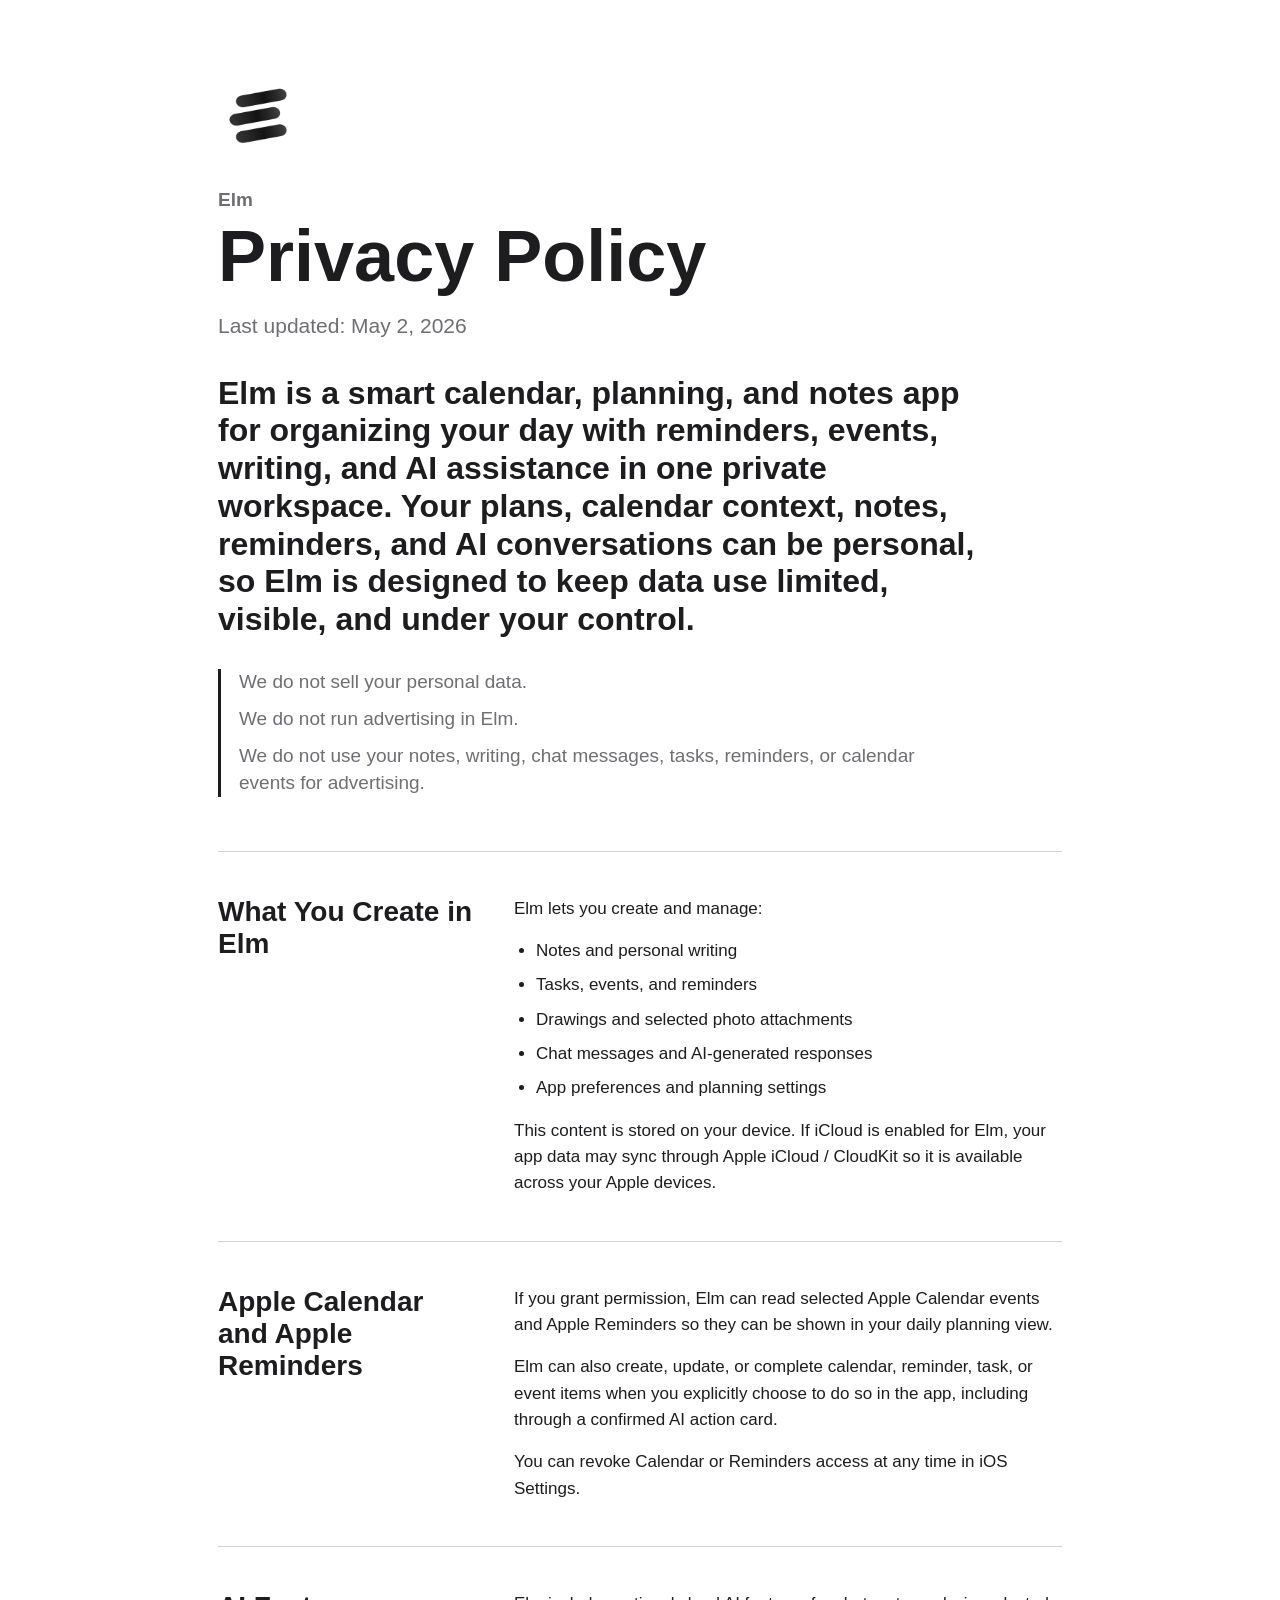
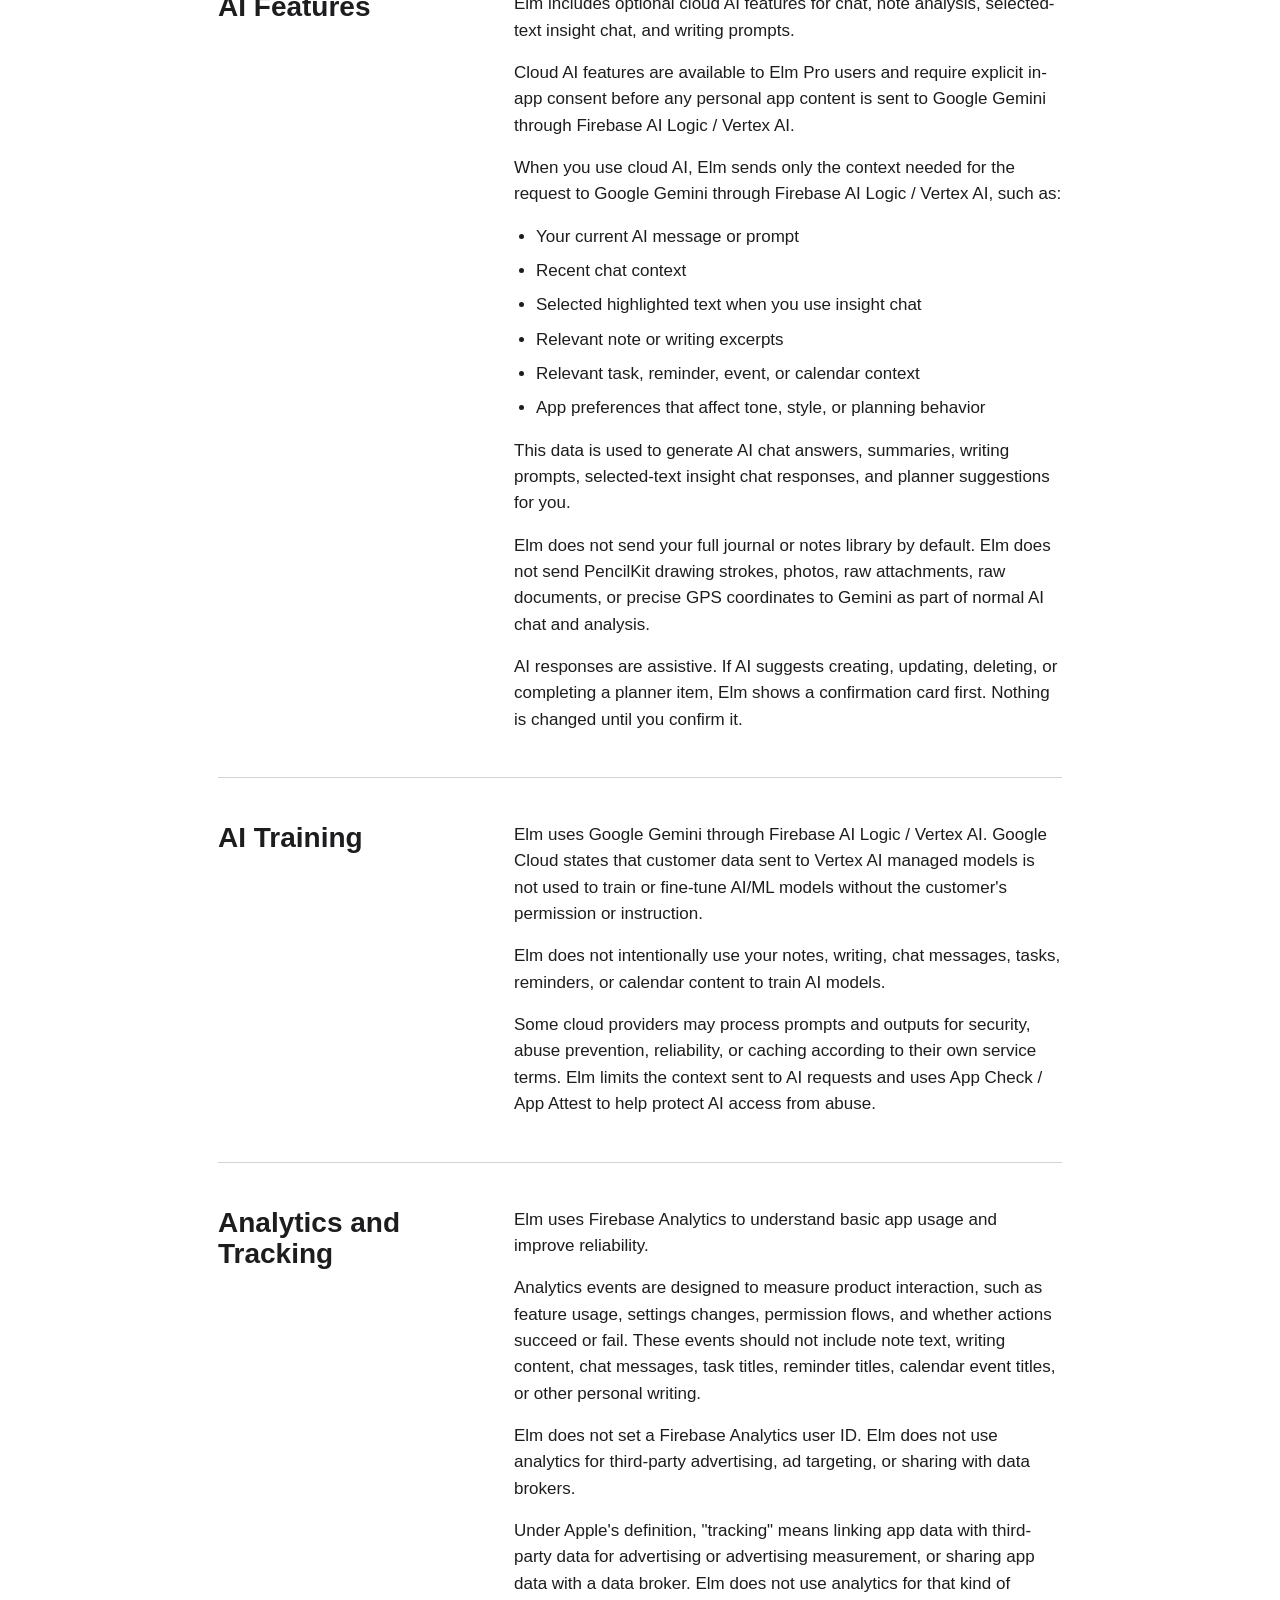
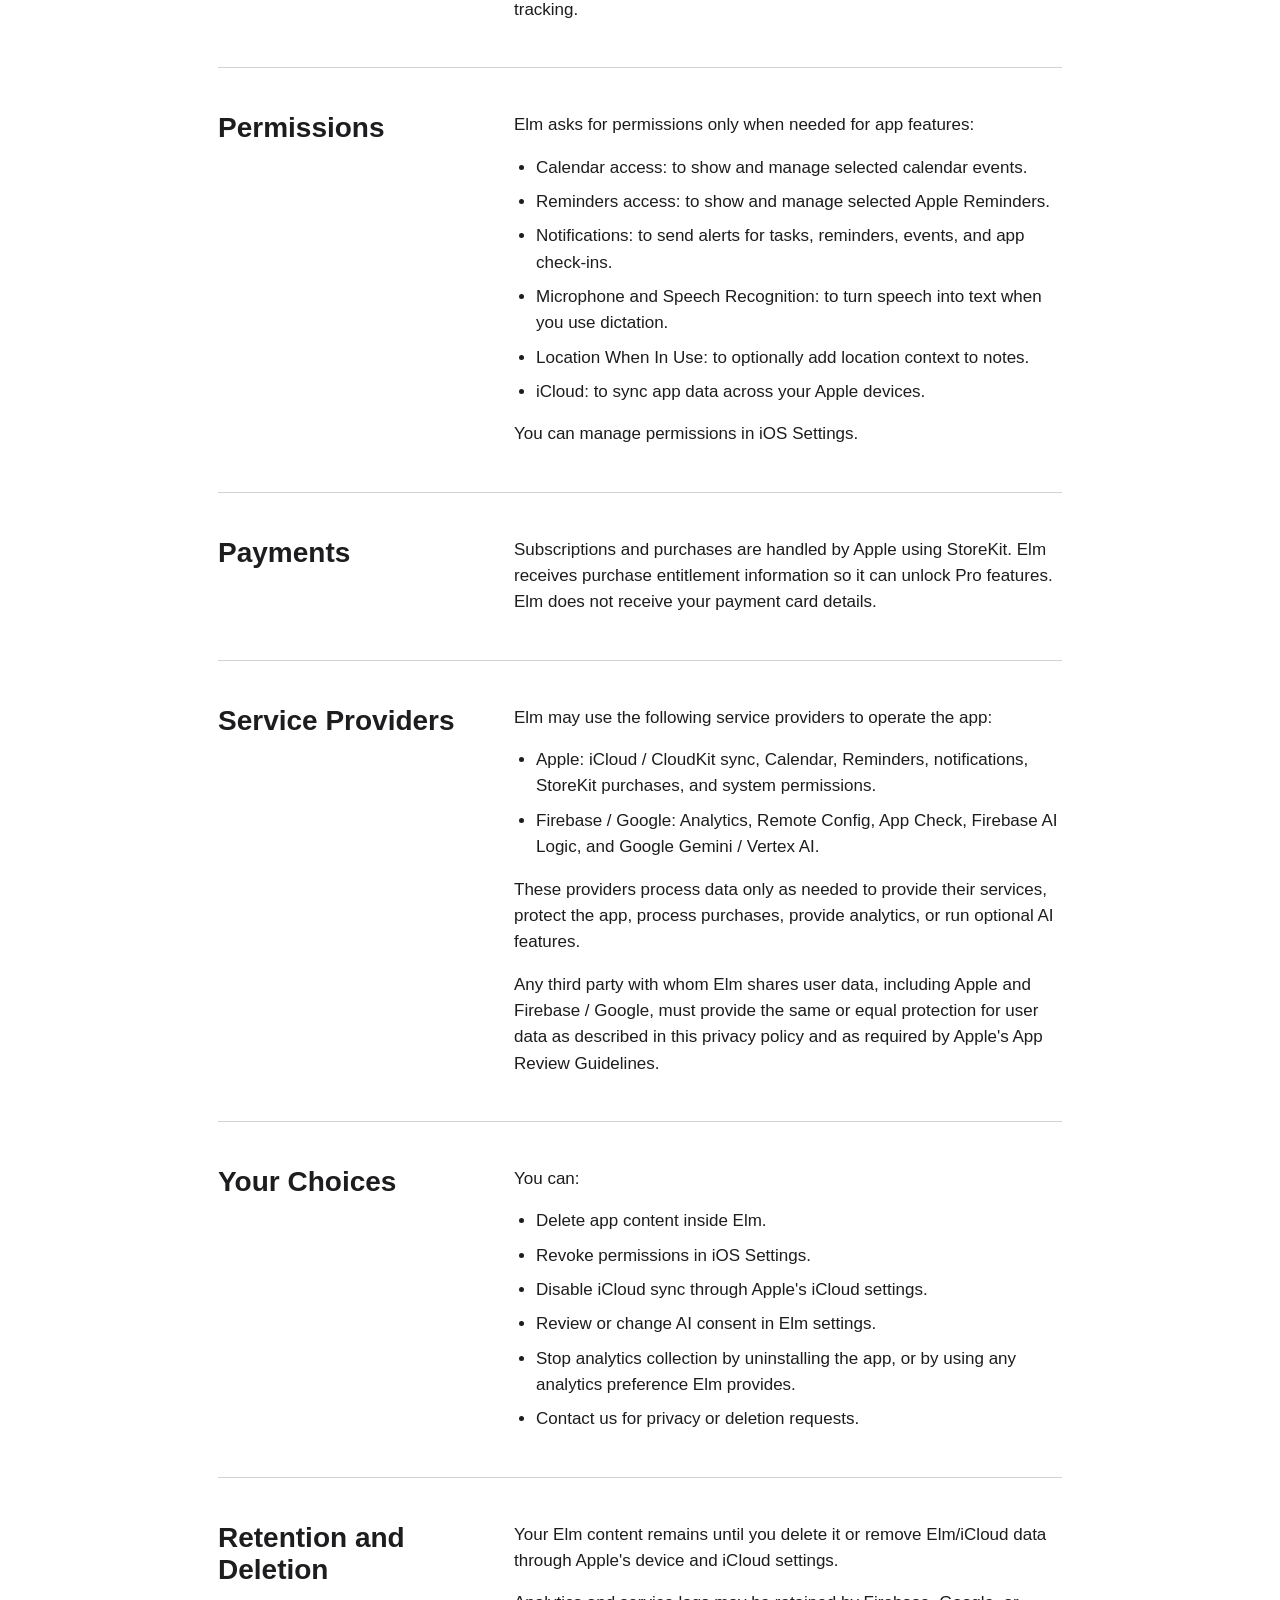
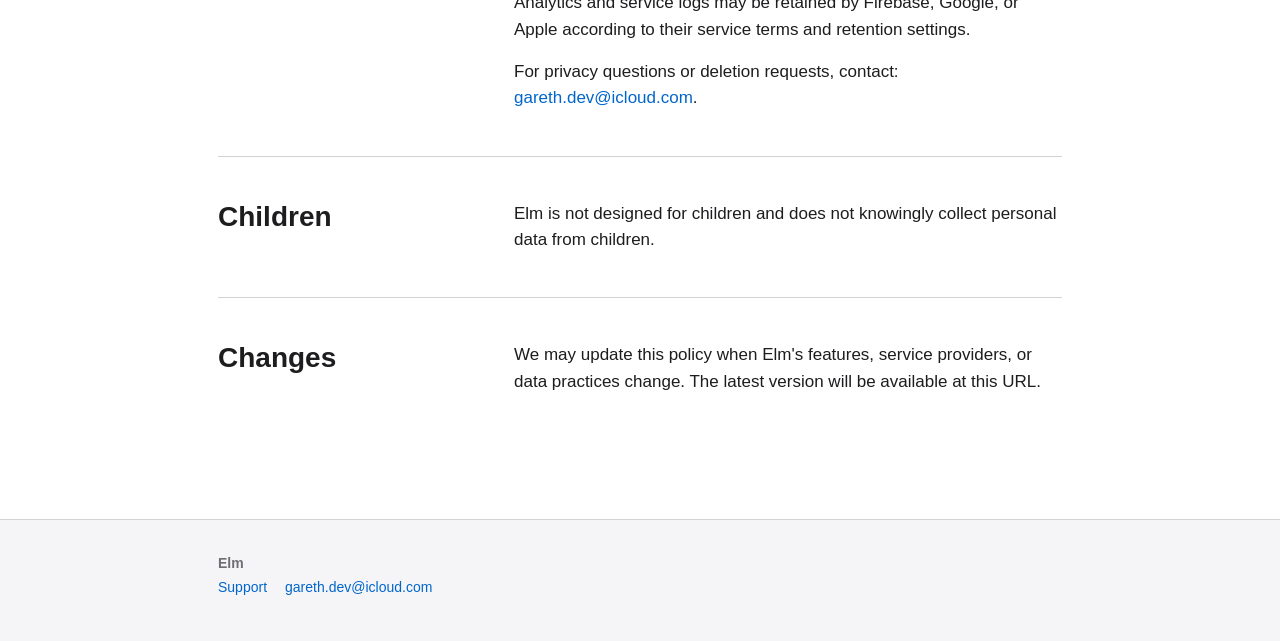
<file: index.html>
<!DOCTYPE html>
<html lang="en">
  <head>
    <meta charset="UTF-8" />
    <meta name="viewport" content="width=device-width, initial-scale=1.0" />
    <meta
      name="description"
      content="Privacy policy for Elm, a smart calendar and planning app for notes, reminders, events, writing, and optional AI assistance."
    />
    <meta name="application-name" content="Elm" />
    <meta name="robots" content="index, follow" />
    <meta name="theme-color" content="#f5f5f7" />
    <meta property="og:title" content="Elm Privacy Policy" />
    <meta
      property="og:description"
      content="How Elm handles notes, calendar context, reminders, analytics, payments, and optional AI features."
    />
    <meta property="og:type" content="website" />
    <meta name="twitter:card" content="summary" />
    <meta name="twitter:title" content="Elm Privacy Policy" />
    <meta
      name="twitter:description"
      content="How Elm handles notes, calendar context, reminders, analytics, payments, and optional AI features."
    />
    <title>Elm Privacy Policy</title>
    <link rel="stylesheet" href="styles.css" />
  </head>
  <body>
    <main class="policy-page">
      <article class="policy-document" aria-labelledby="policy-title">
        <header class="policy-header">
          <img
            src="elm-ghost-light.png"
            class="policy-logo"
            alt="Elm Ghost logo"
          />
          <p class="product-name">Elm</p>
          <h1 id="policy-title">Privacy Policy</h1>
          <p class="updated">Last updated: May 2, 2026</p>
          <p class="lead">
            Elm is a smart calendar, planning, and notes app for organizing your
            day with reminders, events, writing, and AI assistance in one
            private workspace. Your plans, calendar context, notes, reminders,
            and AI conversations can be personal, so Elm is designed to keep
            data use limited, visible, and under your control.
          </p>
          <div class="promise-list" aria-label="Privacy commitments">
            <p>We do not sell your personal data.</p>
            <p>We do not run advertising in Elm.</p>
            <p>
              We do not use your notes, writing, chat messages, tasks,
              reminders, or calendar events for advertising.
            </p>
          </div>
        </header>

        <section>
          <h2>What You Create in Elm</h2>
          <div class="section-content">
            <p>Elm lets you create and manage:</p>
            <ul>
              <li>Notes and personal writing</li>
              <li>Tasks, events, and reminders</li>
              <li>Drawings and selected photo attachments</li>
              <li>Chat messages and AI-generated responses</li>
              <li>App preferences and planning settings</li>
            </ul>
            <p>
              This content is stored on your device. If iCloud is enabled for
              Elm, your app data may sync through Apple iCloud / CloudKit so it
              is available across your Apple devices.
            </p>
          </div>
        </section>

        <section>
          <h2>Apple Calendar and Apple Reminders</h2>
          <div class="section-content">
            <p>
              If you grant permission, Elm can read selected Apple Calendar
              events and Apple Reminders so they can be shown in your daily
              planning view.
            </p>
            <p>
              Elm can also create, update, or complete calendar, reminder, task,
              or event items when you explicitly choose to do so in the app,
              including through a confirmed AI action card.
            </p>
            <p>
              You can revoke Calendar or Reminders access at any time in iOS
              Settings.
            </p>
          </div>
        </section>

        <section>
          <h2>AI Features</h2>
          <div class="section-content">
            <p>
              Elm includes optional cloud AI features for chat, note analysis,
              selected-text insight chat, and writing prompts.
            </p>
            <p>
              Cloud AI features are available to Elm Pro users and require
              explicit in-app consent before any personal app content is sent to
              Google Gemini through Firebase AI Logic / Vertex AI.
            </p>
            <p>
              When you use cloud AI, Elm sends only the context needed for the
              request to Google Gemini through Firebase AI Logic / Vertex AI,
              such as:
            </p>
            <ul>
              <li>Your current AI message or prompt</li>
              <li>Recent chat context</li>
              <li>Selected highlighted text when you use insight chat</li>
              <li>Relevant note or writing excerpts</li>
              <li>Relevant task, reminder, event, or calendar context</li>
              <li>
                App preferences that affect tone, style, or planning behavior
              </li>
            </ul>
            <p>
              This data is used to generate AI chat answers, summaries, writing
              prompts, selected-text insight chat responses, and planner
              suggestions for you.
            </p>
            <p>
              Elm does not send your full journal or notes library by default.
              Elm does not send PencilKit drawing strokes, photos, raw
              attachments, raw documents, or precise GPS coordinates to Gemini
              as part of normal AI chat and analysis.
            </p>
            <p>
              AI responses are assistive. If AI suggests creating, updating,
              deleting, or completing a planner item, Elm shows a confirmation
              card first. Nothing is changed until you confirm it.
            </p>
          </div>
        </section>

        <section>
          <h2>AI Training</h2>
          <div class="section-content">
            <p>
              Elm uses Google Gemini through Firebase AI Logic / Vertex AI.
              Google Cloud states that customer data sent to Vertex AI managed
              models is not used to train or fine-tune AI/ML models without the
              customer's permission or instruction.
            </p>
            <p>
              Elm does not intentionally use your notes, writing, chat messages,
              tasks, reminders, or calendar content to train AI models.
            </p>
            <p>
              Some cloud providers may process prompts and outputs for security,
              abuse prevention, reliability, or caching according to their own
              service terms. Elm limits the context sent to AI requests and uses
              App Check / App Attest to help protect AI access from abuse.
            </p>
          </div>
        </section>

        <section>
          <h2>Analytics and Tracking</h2>
          <div class="section-content">
            <p>
              Elm uses Firebase Analytics to understand basic app usage and
              improve reliability.
            </p>
            <p>
              Analytics events are designed to measure product interaction, such
              as feature usage, settings changes, permission flows, and whether
              actions succeed or fail. These events should not include note
              text, writing content, chat messages, task titles, reminder
              titles, calendar event titles, or other personal writing.
            </p>
            <p>
              Elm does not set a Firebase Analytics user ID. Elm does not use
              analytics for third-party advertising, ad targeting, or sharing
              with data brokers.
            </p>
            <p>
              Under Apple's definition, "tracking" means linking app data with
              third-party data for advertising or advertising measurement, or
              sharing app data with a data broker. Elm does not use analytics
              for that kind of tracking.
            </p>
          </div>
        </section>

        <section>
          <h2>Permissions</h2>
          <div class="section-content">
            <p>Elm asks for permissions only when needed for app features:</p>
            <ul>
              <li>
                Calendar access: to show and manage selected calendar events.
              </li>
              <li>
                Reminders access: to show and manage selected Apple Reminders.
              </li>
              <li>
                Notifications: to send alerts for tasks, reminders, events, and
                app check-ins.
              </li>
              <li>
                Microphone and Speech Recognition: to turn speech into text when
                you use dictation.
              </li>
              <li>
                Location When In Use: to optionally add location context to
                notes.
              </li>
              <li>iCloud: to sync app data across your Apple devices.</li>
            </ul>
            <p>You can manage permissions in iOS Settings.</p>
          </div>
        </section>

        <section>
          <h2>Payments</h2>
          <div class="section-content">
            <p>
              Subscriptions and purchases are handled by Apple using StoreKit.
              Elm receives purchase entitlement information so it can unlock
              Pro features. Elm does not receive your payment card details.
            </p>
          </div>
        </section>

        <section>
          <h2>Service Providers</h2>
          <div class="section-content">
            <p>Elm may use the following service providers to operate the app:</p>
            <ul>
              <li>
                Apple: iCloud / CloudKit sync, Calendar, Reminders,
                notifications, StoreKit purchases, and system permissions.
              </li>
              <li>
                Firebase / Google: Analytics, Remote Config, App Check, Firebase
                AI Logic, and Google Gemini / Vertex AI.
              </li>
            </ul>
            <p>
              These providers process data only as needed to provide their
              services, protect the app, process purchases, provide analytics,
              or run optional AI features.
            </p>
            <p>
              Any third party with whom Elm shares user data, including Apple
              and Firebase / Google, must provide the same or equal protection
              for user data as described in this privacy policy and as required
              by Apple's App Review Guidelines.
            </p>
          </div>
        </section>

        <section>
          <h2>Your Choices</h2>
          <div class="section-content">
            <p>You can:</p>
            <ul>
              <li>Delete app content inside Elm.</li>
              <li>Revoke permissions in iOS Settings.</li>
              <li>Disable iCloud sync through Apple's iCloud settings.</li>
              <li>Review or change AI consent in Elm settings.</li>
              <li>
                Stop analytics collection by uninstalling the app, or by using
                any analytics preference Elm provides.
              </li>
              <li>Contact us for privacy or deletion requests.</li>
            </ul>
          </div>
        </section>

        <section>
          <h2>Retention and Deletion</h2>
          <div class="section-content">
            <p>
              Your Elm content remains until you delete it or remove Elm/iCloud
              data through Apple's device and iCloud settings.
            </p>
            <p>
              Analytics and service logs may be retained by Firebase, Google, or
              Apple according to their service terms and retention settings.
            </p>
            <p>
              For privacy questions or deletion requests, contact:
              <a href="mailto:gareth.dev@icloud.com">gareth.dev@icloud.com</a>.
            </p>
          </div>
        </section>

        <section>
          <h2>Children</h2>
          <div class="section-content">
            <p>
              Elm is not designed for children and does not knowingly collect
              personal data from children.
            </p>
          </div>
        </section>

        <section>
          <h2>Changes</h2>
          <div class="section-content">
            <p>
              We may update this policy when Elm's features, service providers,
              or data practices change. The latest version will be available at
              this URL.
            </p>
          </div>
        </section>
      </article>
    </main>

    <footer class="site-footer">
      <p>Elm</p>
      <nav class="footer-links" aria-label="Footer links">
        <a href="support.html">Support</a>
        <a href="mailto:gareth.dev@icloud.com">gareth.dev@icloud.com</a>
      </nav>
    </footer>
  </body>
</html>
</file>
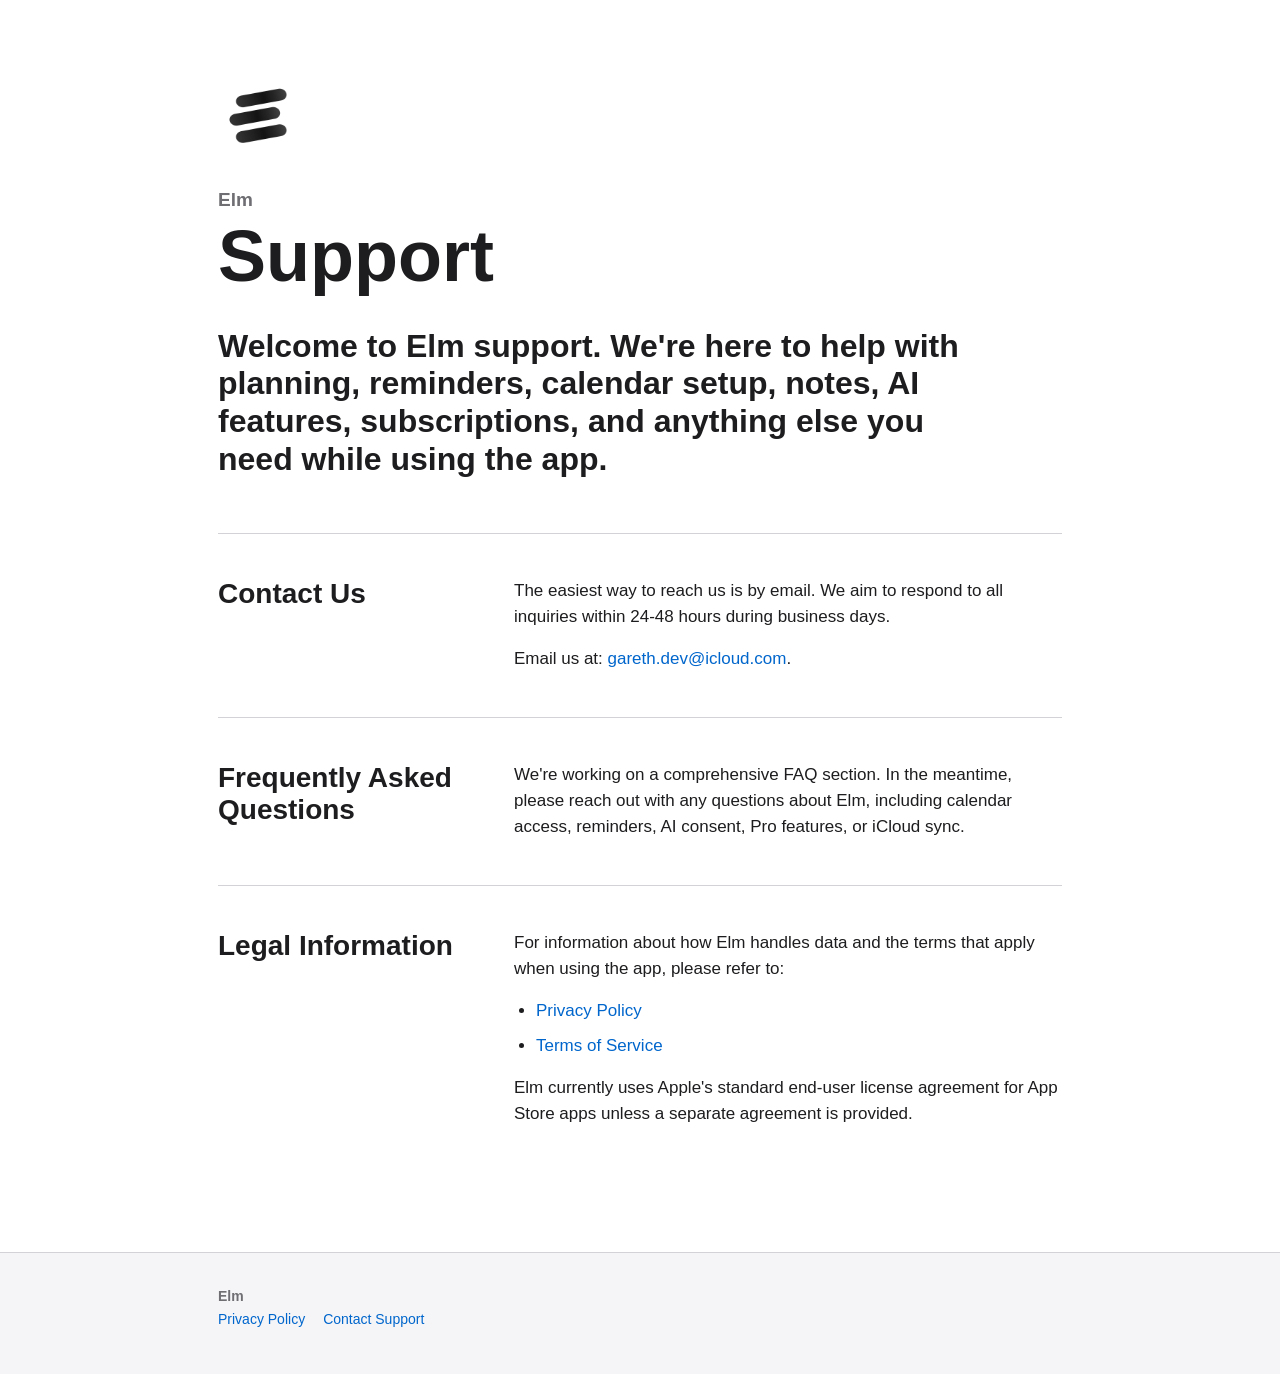
<file: support.html>
<!DOCTYPE html>
<html lang="en">
  <head>
    <meta charset="UTF-8" />
    <meta name="viewport" content="width=device-width, initial-scale=1.0" />
    <meta
      name="description"
      content="Support for Elm, a smart calendar and planning app for notes, reminders, events, writing, and optional AI assistance."
    />
    <meta name="application-name" content="Elm" />
    <meta name="robots" content="index, follow" />
    <meta name="theme-color" content="#f5f5f7" />
    <meta property="og:title" content="Elm Support" />
    <meta
      property="og:description"
      content="Get help with Elm, contact support, and find privacy and terms information."
    />
    <meta property="og:type" content="website" />
    <meta name="twitter:card" content="summary" />
    <meta name="twitter:title" content="Elm Support" />
    <meta
      name="twitter:description"
      content="Get help with Elm, contact support, and find privacy and terms information."
    />
    <title>Elm Support</title>
    <link rel="stylesheet" href="styles.css" />
  </head>
  <body>
    <main class="policy-page">
      <article class="policy-document support-document" aria-labelledby="support-title">
        <header class="policy-header">
          <img
            src="elm-ghost-light.png"
            class="policy-logo"
            alt="Elm Ghost logo"
          />
          <p class="product-name">Elm</p>
          <h1 id="support-title">Support</h1>
          <p class="lead">
            Welcome to Elm support. We're here to help with planning,
            reminders, calendar setup, notes, AI features, subscriptions, and
            anything else you need while using the app.
          </p>
        </header>

        <section>
          <h2>Contact Us</h2>
          <div class="section-content">
            <p>
              The easiest way to reach us is by email. We aim to respond to all
              inquiries within 24-48 hours during business days.
            </p>
            <p>
              Email us at:
              <a href="mailto:gareth.dev@icloud.com">gareth.dev@icloud.com</a>.
            </p>
          </div>
        </section>

        <section>
          <h2>Frequently Asked Questions</h2>
          <div class="section-content">
            <p>
              We're working on a comprehensive FAQ section. In the meantime,
              please reach out with any questions about Elm, including calendar
              access, reminders, AI consent, Pro features, or iCloud sync.
            </p>
          </div>
        </section>

        <section>
          <h2>Legal Information</h2>
          <div class="section-content">
            <p>
              For information about how Elm handles data and the terms that
              apply when using the app, please refer to:
            </p>
            <ul>
              <li><a href="index.html">Privacy Policy</a></li>
              <li>
                <a
                  href="https://www.apple.com/legal/internet-services/itunes/dev/stdeula/"
                  rel="noopener"
                  >Terms of Service</a
                >
              </li>
            </ul>
            <p>
              Elm currently uses Apple's standard end-user license agreement for
              App Store apps unless a separate agreement is provided.
            </p>
          </div>
        </section>
      </article>
    </main>

    <footer class="site-footer">
      <p>Elm</p>
      <nav class="footer-links" aria-label="Footer links">
        <a href="index.html">Privacy Policy</a>
        <a href="mailto:gareth.dev@icloud.com">Contact Support</a>
      </nav>
    </footer>
  </body>
</html>
</file>
<file: styles.css>
:root {
  --page: #f5f5f7;
  --surface: #ffffff;
  --text: #1d1d1f;
  --secondary: #6e6e73;
  --separator: #d2d2d7;
  --link: #0066cc;
  --link-hover: #004c99;
}

* {
  box-sizing: border-box;
}

html {
  background: var(--page);
  color: var(--text);
  font-family: -apple-system, BlinkMacSystemFont, "SF Pro Text", "Helvetica Neue",
    Arial, sans-serif;
  font-size: 17px;
}

body {
  margin: 0;
  min-height: 100vh;
  background: var(--page);
}

img {
  display: block;
  max-width: 100%;
  height: auto;
}

a {
  color: var(--link);
  text-decoration: none;
}

a:hover,
a:focus-visible {
  color: var(--link-hover);
  text-decoration: underline;
}

.policy-page {
  background: var(--surface);
  border-bottom: 1px solid var(--separator);
}

.policy-document {
  width: min(100%, 900px);
  margin: 0 auto;
  padding: 72px 28px 80px;
}

.policy-header {
  padding-bottom: 54px;
}

.policy-logo {
  width: 88px;
  height: 88px;
  margin-bottom: 28px;
  object-fit: contain;
}

.product-name {
  margin: 0 0 6px;
  color: var(--secondary);
  font-size: 19px;
  font-weight: 600;
  line-height: 1.3;
}

h1,
h2,
p {
  margin: 0;
}

h1 {
  max-width: 760px;
  font-size: clamp(44px, 7vw, 72px);
  font-weight: 700;
  line-height: 1.04;
}

.updated {
  margin-top: 18px;
  color: var(--secondary);
  font-size: 21px;
  line-height: 1.38;
}

.lead {
  max-width: 760px;
  margin-top: 34px;
  font-size: clamp(23px, 3vw, 32px);
  font-weight: 600;
  line-height: 1.18;
}

.promise-list {
  display: grid;
  gap: 10px;
  max-width: 720px;
  margin-top: 30px;
  padding-left: 18px;
  border-left: 3px solid var(--text);
}

.promise-list p {
  color: var(--secondary);
  font-size: 19px;
  line-height: 1.42;
}

section {
  display: grid;
  grid-template-columns: minmax(180px, 260px) minmax(0, 1fr);
  column-gap: 36px;
  padding: 44px 0;
  border-top: 1px solid var(--separator);
}

section h2 {
  font-size: 28px;
  font-weight: 700;
  line-height: 1.14;
}

.section-content {
  grid-column: 2;
}

.section-content p + p,
.section-content p + ul,
.section-content ul + p {
  margin-top: 16px;
}

section p,
section li {
  color: var(--text);
  font-size: 17px;
  line-height: 1.55;
}

ul {
  margin: 0;
  padding-left: 22px;
}

li + li {
  margin-top: 8px;
}

.site-footer {
  width: min(100%, 900px);
  margin: 0 auto;
  padding: 34px 28px 44px;
  color: var(--secondary);
  font-size: 14px;
  line-height: 1.4;
}

.site-footer p {
  margin-bottom: 4px;
  font-weight: 600;
}

.footer-links {
  display: flex;
  flex-wrap: wrap;
  gap: 10px 18px;
}

@media (max-width: 700px) {
  html {
    font-size: 16px;
  }

  .policy-document {
    padding: 48px 22px 64px;
  }

  .policy-header {
    padding-bottom: 38px;
  }

  .policy-logo {
    width: 72px;
    height: 72px;
    margin-bottom: 22px;
  }

  .updated {
    font-size: 18px;
  }

  .lead {
    margin-top: 26px;
  }

  section {
    display: block;
    padding: 34px 0;
  }

  section h2 {
    margin-bottom: 18px;
    font-size: 24px;
  }

  .section-content p + p,
  .section-content p + ul,
  .section-content ul + p {
    margin-top: 14px;
  }

  .site-footer {
    padding: 28px 22px 38px;
  }
}
</file>
